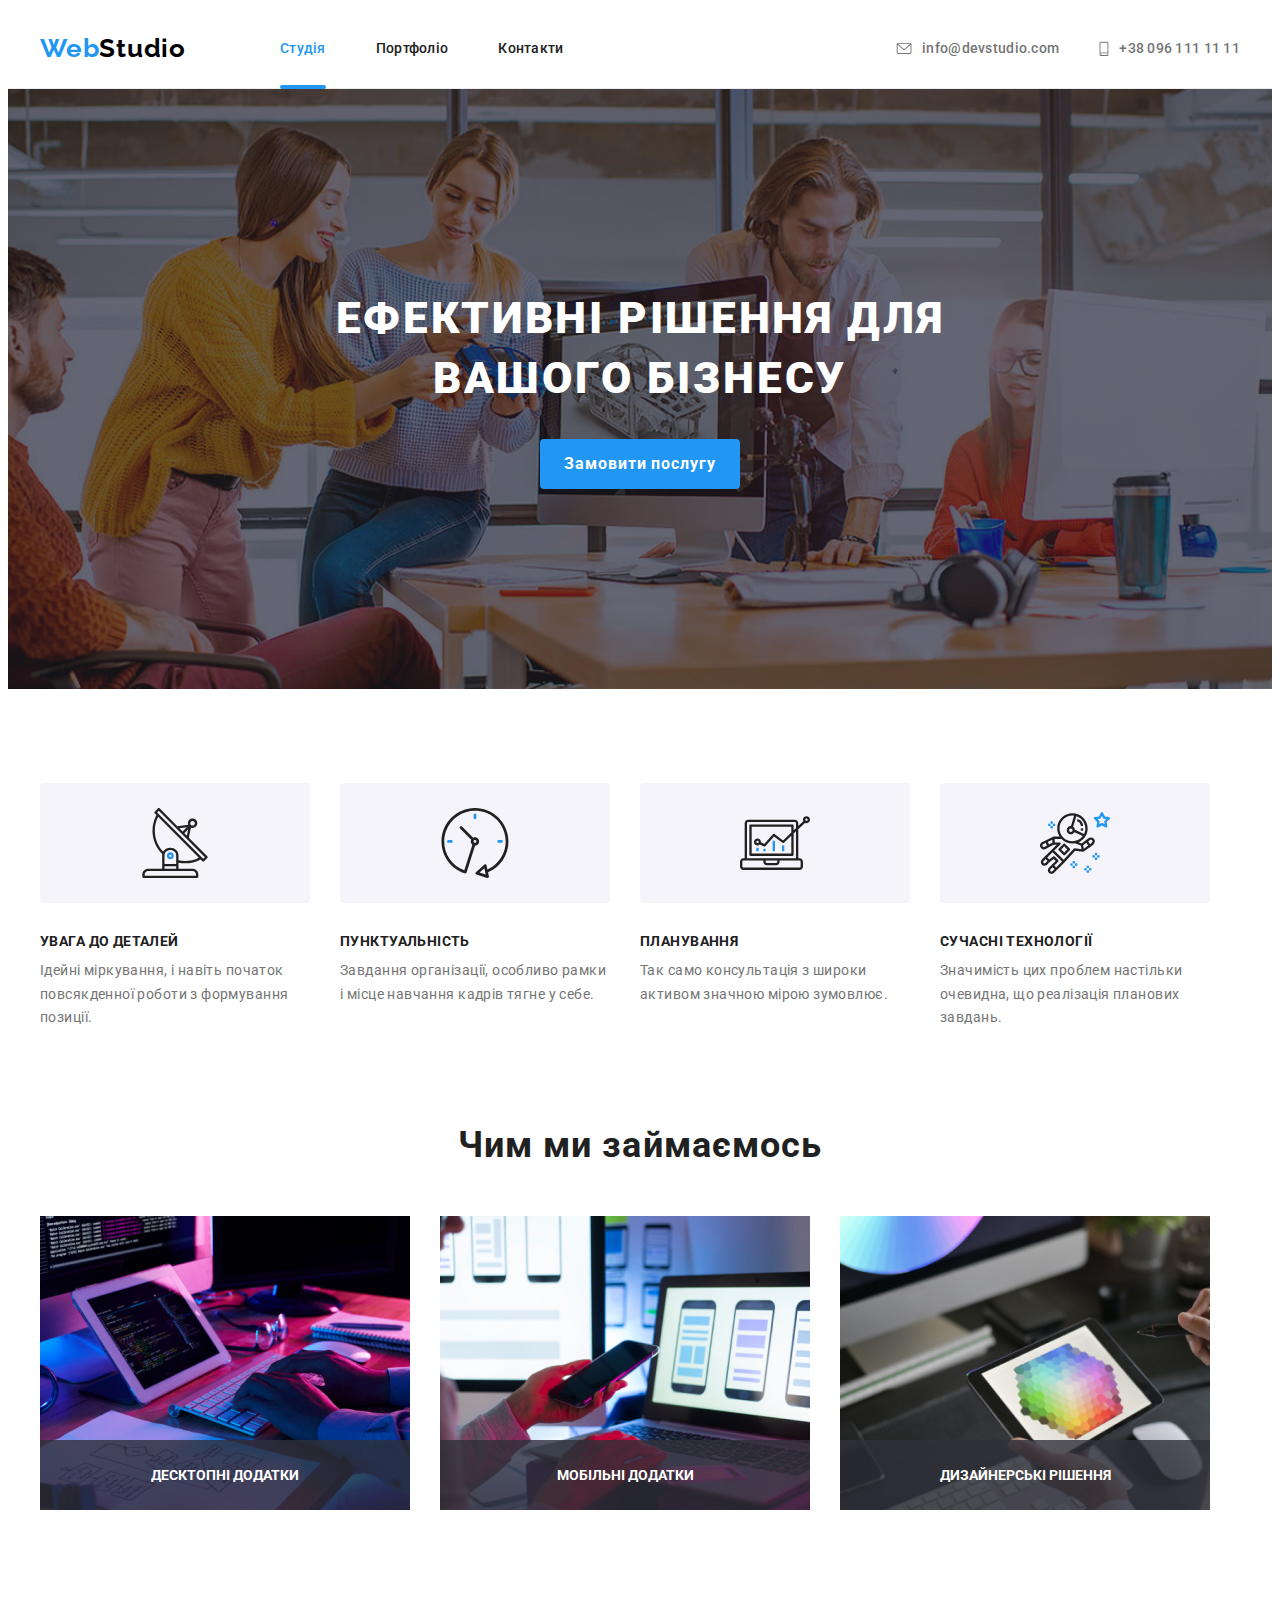
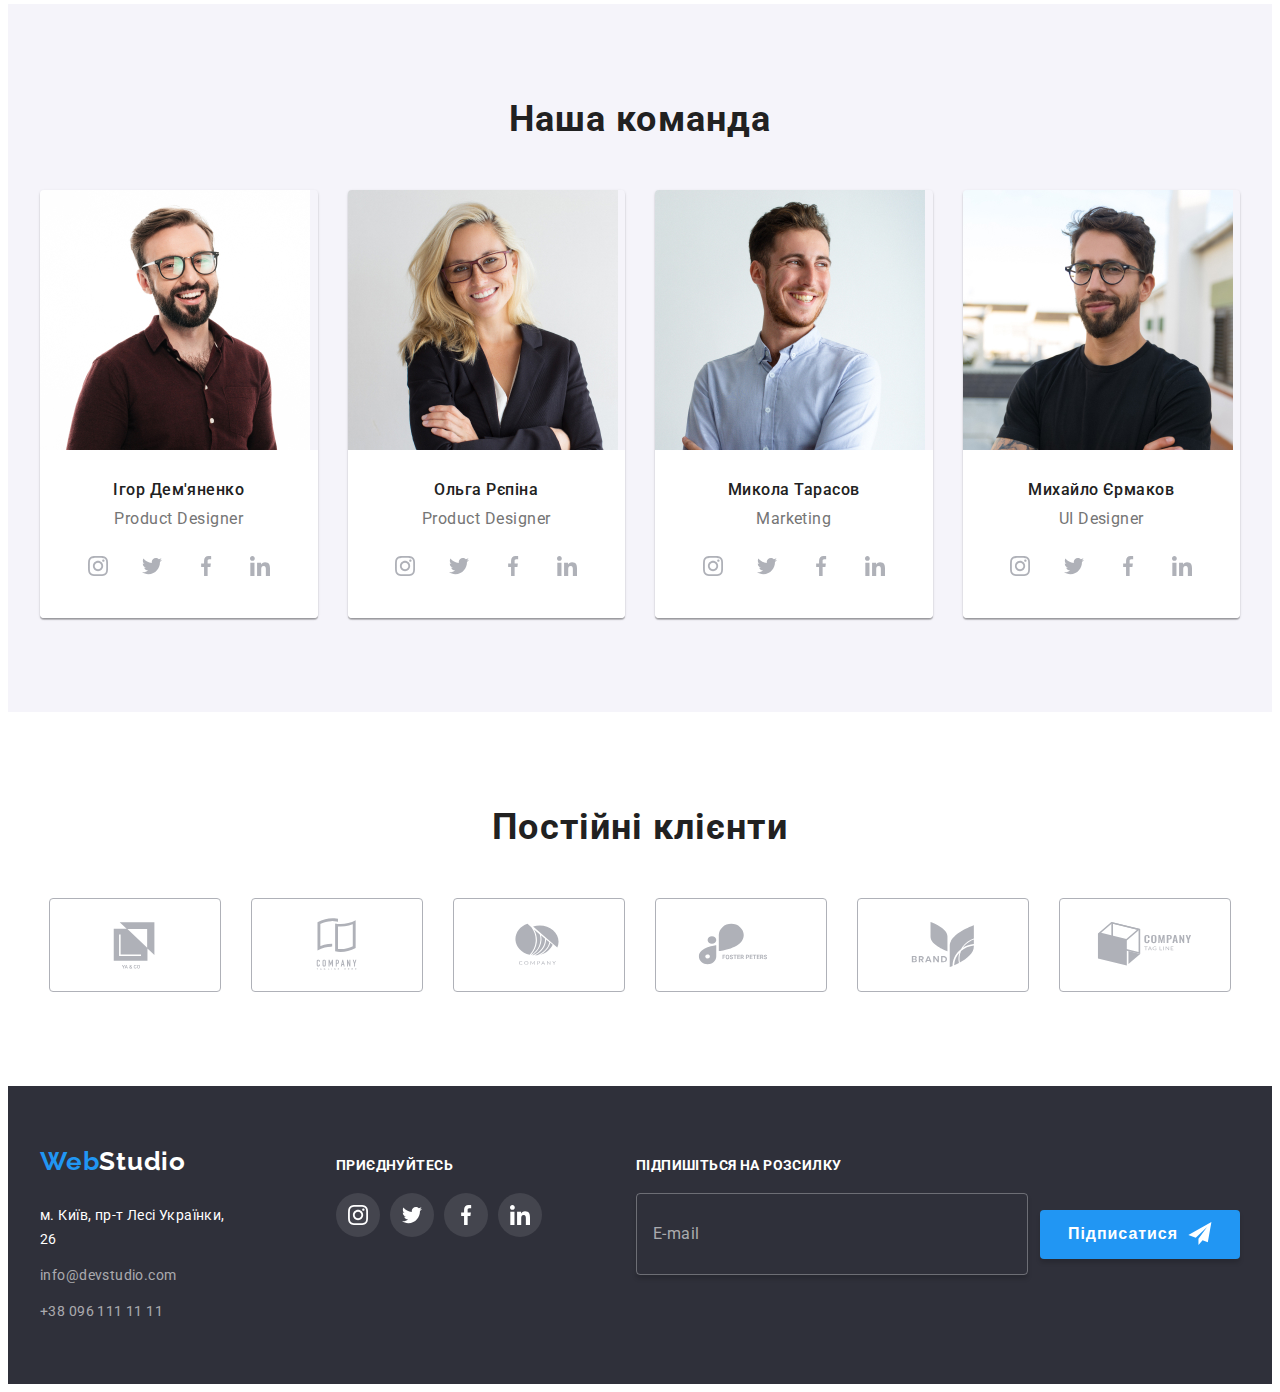
<file: index.html>
<!DOCTYPE html>
<html lang="uk">

<head>
    <meta charset="UTF-8">
    <meta name="viewport" content="width=device-width, initial-scale=1.0">
    <title>WebStudio</title>
    <link rel="preconnect" href="https://fonts.googleapis.com">
    <link rel="preconnect" href="https://fonts.gstatic.com" crossorigin>
    <link
        href="https://fonts.googleapis.com/css2?family=Raleway:wght@700&family=Roboto:wght@400;500;700;900&display=swap"
        rel="stylesheet">
    <link rel="stylesheet" href="https://cdnjs.cloudflare.com/ajax/libs/modern-normalize/2.0.0/modern-normalize.min.css"
        integrity="sha512-4xo8blKMVCiXpTaLzQSLSw3KFOVPWhm/TRtuPVc4WG6kUgjH6J03IBuG7JZPkcWMxJ5huwaBpOpnwYElP/m6wg=="
        crossorigin="anonymous" referrerpolicy="no-referrer" />
    <link rel="stylesheet" href="./css/main.min.css" />
</head>

<body>



    <!-- Header -->
    <header class="header">
        <div class="container navigatoin">
            <nav class="nav">
                <a href="index.html" rel="_self" class="link logo">Web<span class="logo__black">Studio</span></a>
                <ul class="list nav-list">
                    <li class="nav__item"> <a href="index.html" class="nav-list__link link current">Студія</a> </li>
                    <li class="nav__item"> <a href="portfolio.html" rel="_self"
                            class="nav-list__link link">Портфоліо</a> </li>
                    <li class="nav__item"> <a href="" class="nav-list__link link">Контакти</a> </li>
                </ul>
            </nav>
            <ul class="contact-list list">
                <li class="contact__mail">
                    <a href=" mailto:info@devstudio.com" class="contact link">
                        <svg class="contact__icon" width="16" height="12">
                            <use href="./images/sprite.svg#icon-mail"></use>
                        </svg>
                        info@devstudio.com</a>
                </li>
                <li class="contact__tel">
                    <a href="tel:+380961111111" class="contact link">
                        <svg class="contact__icon" width="10" height="15">
                            <use href="./images/sprite.svg#icon-phone"></use>
                        </svg>
                        +38 096 111 11 11</a>
                </li>
            </ul>
        </div>
    </header>
    <main>

        <!-- Hero -->
        <section class="hero">
            <div class="container">
                <h1 class="main-tilte">Ефективні рішення для вашого бізнесу</h1>
                <div class="main-btn">
                    <button type="button" class="hero__btn" data-modal-open>Замовити послугу</button>
                    <div class="backdrop is-hidden" data-modal>
                        <div class="modal">
                            <button type="button" class="modal__close-btn" data-modal-close>
                                <svg class="close-btn__svg" width="18" height="18">
                                    <use href="./images/sprite.svg#icon-close-btn"></use>
                                </svg>
                            </button>
                            <div class="modal__fill">
                                <p class="modal__text">Залиште свої дані, ми вам передзвонимо</p>
                                <form name="modal-form">
                                    <label class="modal__label" for="user_name">
                                        <span class="label">Ім'я</span>
                                        <input class="modal__input" type="text" name="modal-name" id="user_name"
                                            required title="Введіть, будь ласка, ім'я користувача.">
                                        <svg class="modal__icon" width="18" height="18">
                                            <use href="./images/sprite.svg#icon-person-black"></use>
                                        </svg>
                                    </label>
                                    <label class="modal__label" for="phone_number">
                                        <span class="label">Телефон</span>
                                        <input class="modal__input" type="tel" name="modal-number" id="phone_number"
                                            required title="Введіть, будь ласка, номер телефону користувача">
                                        <svg class="modal__icon" width="18" height="18">
                                            <use href="./images/sprite.svg#icon-phone-black"></use>
                                        </svg>
                                    </label>
                                    <label class="modal__label" for="user_email">
                                        <span class="label">Пошта</span>
                                        <input class="modal__input" type="email" name="modal-email" id="user_email"
                                            required title="Введіть, будь ласка, адресу електронної пошти">
                                        <svg class="modal__icon" width="18" height="18">
                                            <use href="./images/sprite.svg#icon-email-black"></use>
                                        </svg>
                                    </label>
                                    <label class="comment" for="text">
                                        <span class="label">Коментар</span>
                                        <textarea class="comment__text" name="comment" id="text" rows="5"
                                            placeholder="Введіть текст"></textarea>
                                    </label>
                                    <!-- checkbox -->
                                    <label class="modal__checkbox" for="checkbox">
                                        <input class="checkbox visually-hidden" type="checkbox" id="checkbox" required
                                            tabindex="-1">
                                        <span class="modal__checkbox--custom" tabindex="0" role="checkbox"
                                            aria-checked="false" aria-labelledby="chk-label" id="chk-label">
                                            <svg class="checkbox__icon--check" width="11" height="8">
                                                <use href="./images/sprite.svg#icon-check"></use>
                                            </svg>
                                        </span>
                                        <span class="agree">Погоджуюся з розсилкою та приймаю <a class="agree__link"
                                                href="">Умови договору</a></span>
                                    </label>
                                    <button class="submit-btn" type="submit">Відправити</button>
                                </form>
                            </div>

                        </div>
                    </div>
                </div>
            </div>
        </section>

        <!-- Peculiarities -->
        <section class="peculiarities">
            <div class="container">
                <h2 class="visually-hidden">Особливості</h2>
                <ul class="pec-list list">
                    <li class="peculiarities__item">
                        <div class="pec-item__icon">
                            <svg class="pec__icon" width="70" height="70">
                                <use href="./images/sprite.svg#icon-antenna"></use>
                            </svg>
                        </div>
                        <h3 class="third-title">Увага до деталей</h3>
                        <p class="peculiarities__text">
                            Ідейні міркування, і навіть початок повсякденної роботи з формування позиції.
                        </p>
                    </li>
                    <li class="peculiarities__item">
                        <div class="pec-item__icon">
                            <svg class="pec__icon" width="70" height="70">
                                <use href="./images/sprite.svg#icon-clock"></use>
                            </svg>
                        </div>
                        <h3 class="third-title">Пунктуальність</h3>
                        <p class="peculiarities__text">
                            Завдання організації, особливо рамки і місце навчання кадрів тягне у себе.
                        </p>
                    </li>
                    <li class="peculiarities__item">
                        <div class="pec-item__icon">
                            <svg class="pec__icon" width="70" height="70">
                                <use href="./images/sprite.svg#icon-diagram"></use>
                            </svg>
                        </div>
                        <h3 class="third-title">Планування</h3>
                        <p class="peculiarities__text">
                            Так само консультація з широки активом значною мірою зумовлює.
                        </p>
                    </li>
                    <li class="peculiarities__item">
                        <div class="pec-item__icon">
                            <svg class="pec__icon" width="70" height="70">
                                <use href="./images/sprite.svg#icon-astronaut"></use>
                            </svg>
                        </div>
                        <h3 class="third-title">Сучасні технології</h3>
                        <p class="peculiarities__text">
                            Значимість цих проблем настільки очевидна, що реалізація планових завдань.
                        </p>
                    </li>
                </ul>
            </div>
        </section>

        <!--What do we do-->
        <section class="job">
            <div class="container">
                <h2 class="secondary-title">Чим ми займаємось</h2>
                <ul class="job-list list">
                    <li class="job-list__item">
                        <div class="img-thumb">
                            <img src="images/job-section/1.jpg" alt="hand on keyboard" width="370" height="294">
                            <p class="item__description">Десктопні додатки</p>
                        </div>
                    </li>
                    <li class="job-list__item">
                        <div class="img-thumb">
                            <img src="images/job-section/2.jpg" alt="phone in hand" width="370" height="294">
                            <p class="item__description">Мобільні додатки</p>
                        </div>
                    </li>
                    <li class="job-list__item">
                        <div class="img-thumb">
                            <img src="images/job-section/3.jpg" alt="color palette" width="370" height="294">
                            <p class="item__description">Дизайнерські рішення</p>
                        </div>
                    </li>
                </ul>
            </div>
        </section>

        <!--Our team-->
        <section class="team">
            <div class="container">
                <h2 class="team__title secondary-title">Наша команда</h2>
                <ul class="team-list list">
                    <li class="team__item">
                        <img src="images/team-photo/igor.jpg" alt="Product Designer" width="270" height="260">
                        <div class="about">
                            <h3 class="about__name">Ігор Дем'яненко</h3>
                            <p class="about__position">Product Designer</p>
                            <ul class="socials list">
                                <li class="socials__item">
                                    <a class="socials__link link" href="" target="_blank" rel="noopener noreferrer"
                                        aria-label="іконка instagram">
                                        <svg class="socials__icon" width="20" height="20">
                                            <use href="./images/sprite.svg#icon-instagram"></use>
                                        </svg>
                                    </a>
                                </li>
                                <li class="socials__item">
                                    <a class="socials__link link" href="" target="_blank" rel="noopener noreferrer"
                                        aria-label="іконка twitter">
                                        <svg class="socials__icon" width="20" height="20">
                                            <use href="./images/sprite.svg#icon-twitter"></use>
                                        </svg>
                                    </a>
                                </li>
                                <li class="socials__item">
                                    <a class="socials__link link" href="" target="_blank" rel="noopener noreferrer"
                                        aria-label="іконка facebook">
                                        <svg class="socials__icon" width="20" height="20">
                                            <use href="./images/sprite.svg#icon-facebook"></use>
                                        </svg>
                                    </a>
                                </li>
                                <li class="socials__item">
                                    <a class="socials__link link" href="" target="_blank" rel="noopener noreferrer"
                                        aria-label="іконка linkedin">
                                        <svg class="socials__icon" width="20" height="20">
                                            <use href="./images/sprite.svg#icon-linkedin"></use>
                                        </svg>
                                    </a>
                                </li>
                            </ul>
                        </div>
                    </li>

                    <li class="team__item">
                        <img src="images/team-photo/olga.jpg" alt="Frontend Developer" width="270" height="260">
                        <div class="about">
                            <h3 class="about__name">Ольга Рєпіна</h3>
                            <p class="about__position">Product Designer</p>
                            <ul class="socials list">
                                <li class="socials__item">
                                    <a class="socials__link link" href="" target="_blank" rel="noopener noreferrer"
                                        aria-label="іконка instagram">
                                        <svg class="socials__icon" width="20" height="20">
                                            <use href="./images/sprite.svg#icon-instagram"></use>
                                        </svg>
                                    </a>
                                </li>
                                <li class="socials__item">
                                    <a class="socials__link link" href="" target="_blank" rel="noopener noreferrer"
                                        aria-label="іконка twitter">
                                        <svg class="socials__icon" width="20" height="20">
                                            <use href="./images/sprite.svg#icon-twitter"></use>
                                        </svg>
                                    </a>
                                </li>
                                <li class="socials__item">
                                    <a class="socials__link link" href="" target="_blank" rel="noopener noreferrer"
                                        aria-label="іконка facebook">
                                        <svg class="socials__icon" width="20" height="20">
                                            <use href="./images/sprite.svg#icon-facebook"></use>
                                        </svg>
                                    </a>
                                </li>
                                <li class="socials__item">
                                    <a class="socials__link link" href="" target="_blank" rel="noopener noreferrer"
                                        aria-label="іконка linkedin">
                                        <svg class="socials__icon" width="20" height="20">
                                            <use href="./images/sprite.svg#icon-linkedin"></use>
                                        </svg>
                                    </a>
                                </li>
                            </ul>
                        </div>
                    </li>

                    <li class="team__item">
                        <img src="images/team-photo/mikola.jpg" alt="Marketing" width="270" height="260">
                        <div class="about">
                            <h3 class="about__name">Микола Тарасов</h3>
                            <p class="about__position">Marketing</p>
                            <ul class="socials list">
                                <li class="socials__item">
                                    <a class="socials__link link" href="" target="_blank" rel="noopener noreferrer"
                                        aria-label="іконка instagram">
                                        <svg class="socials__icon" width="20" height="20">
                                            <use href="./images/sprite.svg#icon-instagram"></use>
                                        </svg>
                                    </a>
                                </li>
                                <li class="socials__item">
                                    <a class="socials__link link" href="" target="_blank" rel="noopener noreferrer"
                                        aria-label="іконка twitter">
                                        <svg class="socials__icon" width="20" height="20">
                                            <use href="./images/sprite.svg#icon-twitter"></use>
                                        </svg>
                                    </a>
                                </li>
                                <li class="socials__item">
                                    <a class="socials__link link" href="" target="_blank" rel="noopener noreferrer"
                                        aria-label="іконка facebook">
                                        <svg class="socials__icon" width="20" height="20">
                                            <use href="./images/sprite.svg#icon-facebook"></use>
                                        </svg>
                                    </a>
                                </li>
                                <li class="socials__item">
                                    <a class="socials__link link" href="" target="_blank" rel="noopener noreferrer"
                                        aria-label="іконка linkedin">
                                        <svg class="socials__icon" width="20" height="20">
                                            <use href="./images/sprite.svg#icon-linkedin"></use>
                                        </svg>
                                    </a>
                                </li>
                            </ul>
                        </div>
                    </li>

                    <li class="team__item">
                        <img src="images/team-photo/mihailo.jpg" alt="UI Designer" width="270" height="260">
                        <div class="about">
                            <h3 class="about__name">Михайло Єрмаков</h3>
                            <p class="about__position">UI Designer</p>
                            <ul class="socials list">
                                <li class="socials__item">
                                    <a class="socials__link link" href="" target="_blank" rel="noopener noreferrer"
                                        aria-label="іконка instagram">
                                        <svg class="socials__icon" width="20" height="20">
                                            <use href="./images/sprite.svg#icon-instagram"></use>
                                        </svg>
                                    </a>
                                </li>
                                <li class="socials__item">
                                    <a class="socials__link link" href="" target="_blank" rel="noopener noreferrer"
                                        aria-label="іконка twitter">
                                        <svg class="socials__icon" width="20" height="20">
                                            <use href="./images/sprite.svg#icon-twitter"></use>
                                        </svg>
                                    </a>
                                </li>
                                <li class="socials__item">
                                    <a class="socials__link link" href="" target="_blank" rel="noopener noreferrer"
                                        aria-label="іконка facebook">
                                        <svg class="socials__icon" width="20" height="20">
                                            <use href="./images/sprite.svg#icon-facebook"></use>
                                        </svg>
                                    </a>
                                </li>
                                <li class="socials__item">
                                    <a class="socials__link link" href="" target="_blank" rel="noopener noreferrer"
                                        aria-label="іконка linkedin">
                                        <svg class="socials__icon" width="20" height="20">
                                            <use href="./images/sprite.svg#icon-linkedin"></use>
                                        </svg>
                                    </a>
                                </li>
                            </ul>

                        </div>
                    </li>
                </ul>
            </div>
        </section>

        <!-- Regular clients -->
        <section class="clients">
            <div class="container">
                <h2 class="secondary-title">Постійні клієнти</h2>
                <ul class="clients-list list">
                    <li class="clients__item">
                        <a class="clients__link link" href="" target="_blank" rel="noopener noreferrer"
                            aria-label="Компанія 1">
                            <svg class="clients__icon" width="106" height="60">
                                <use href="./images/sprite.svg#icon-logo-1"></use>
                            </svg></a>
                    </li>
                    <li class="clients__item">
                        <a class="clients__link link" href="" target="_blank" rel="noopener noreferrer"
                            aria-label="Компанія 2">
                            <svg class="clients__icon" width="106" height="60">
                                <use href="./images/sprite.svg#icon-logo-2"></use>
                            </svg></a>
                    </li>
                    <li class="clients__item">
                        <a class="clients__link link" href="" target="_blank" rel="noopener noreferrer"
                            aria-label="Компанія 3">
                            <svg class="clients__icon" width="106" height="60">
                                <use href="./images/sprite.svg#icon-logo-3"></use>
                            </svg></a>
                    </li>
                    <li class="clients__item">
                        <a class="clients__link link" href="" target="_blank" rel="noopener noreferrer"
                            aria-label="Компанія 4">
                            <svg class="clients__icon" width="106" height="60">
                                <use href="./images/sprite.svg#icon-logo-4"></use>
                            </svg></a>
                    </li>
                    <li class="clients__item">
                        <a class="clients__link link" href="" target="_blank" rel="noopener noreferrer"
                            aria-label="Компанія 5">
                            <svg class="clients__icon" width="106" height="60">
                                <use href="./images/sprite.svg#icon-logo-5"></use>
                            </svg></a>
                    </li>
                    <li class="clients__item">
                        <a class="clients__link link" href="" target="_blank" rel="noopener noreferrer"
                            aria-label="Компанія 6">
                            <svg class="clients__icon" width="106" height="60">
                                <use href="./images/sprite.svg#icon-logo-6"></use>
                            </svg></a>
                    </li>
                </ul>
            </div>
        </section>
    </main>

    <!--Footer-->
    <footer class="footer">
        <div class="container footer__container">
            <div class="">
                <a href="index.html" rel="_self" class="link logo">Web<span class="logo__white">Studio</span></a>
                <address class="address">
                    <ul class="address-list list">
                        <li class="address__item">
                            <a class="address__link link" href="https://goo.gl/maps/TfK9JgmZnGoNyCuA9" target="_blank"
                                rel="noopener noreferrer">м. Київ, пр-т Лесі Українки, 26</a>
                        </li>
                        <li class="address__item">
                            <a class="address-cont__link link" href="mailto:info@devstudio.com">info@devstudio.com</a>
                        </li>
                        <li class="address__item">
                            <a class="address-cont__link link" href="tel:+380961111111">+38 096 111 11 11</a>
                        </li>
                    </ul>
                </address>
            </div>
            <div class="socials-box">
                <h3 class="socials-box__title third-title">Приєднуйтесь</h3>
                <ul class="socials__list--dark list">
                    <li class="socials__item--dark">
                        <a class="socials__link--dark link" href="" target="_blank" rel="noopener noreferrer"
                            aria-label="іконка instagram">
                            <svg class="socials__icon--dark" width="20" height="20">
                                <use href="./images/sprite.svg#icon-instagram"></use>
                            </svg>
                        </a>
                    </li>
                    <li class="sociali__item--dark">
                        <a class="socials__link--dark link" href="" target="_blank" rel="noopener noreferrer"
                            aria-label="іконка twitter">
                            <svg class="socials__icon--dark" width="20" height="20">
                                <use href="./images/sprite.svg#icon-twitter"></use>
                            </svg>
                        </a>
                    </li>
                    <li class="sociali__item--dark">
                        <a class="socials__link--dark link" href="" target="_blank" rel="noopener noreferrer"
                            aria-label="іконка facebook">
                            <svg class="socials__icon--dark" width="20" height="20">
                                <use href="./images/sprite.svg#icon-facebook"></use>
                            </svg>
                        </a>
                    </li>
                    <li class="sociali__item--dark">
                        <a class="socials__link--dark link" href="" target="_blank" rel="noopener noreferrer"
                            aria-label="іконка linkedin">
                            <svg class="socials__icon--dark" width="20" height="20">
                                <use href="./images/sprite.svg#icon-linkedin"></use>
                            </svg>
                        </a>
                    </li>
                </ul>
            </div>
            <div class="subscribe">
                <h3 class="subscribe__title third-title">Підпишіться на розсилку</h3>
                <form class="subscribe__form">
                    <input class="subscribe__email" type="email" name="footer-email" id="footer_email"
                        placeholder="E-mail" required>
                    <button class="subscribe__btn" type="submit">Підписатися
                        <svg class="subscribe__icon" width="24" height="24">
                            <use href="./images/sprite.svg#icon-send"></use>
                        </svg>
                    </button>
                </form>
            </div>
        </div>
    </footer>
    <script src="./js/modal.js"></script>
</body>

</html>
</file>
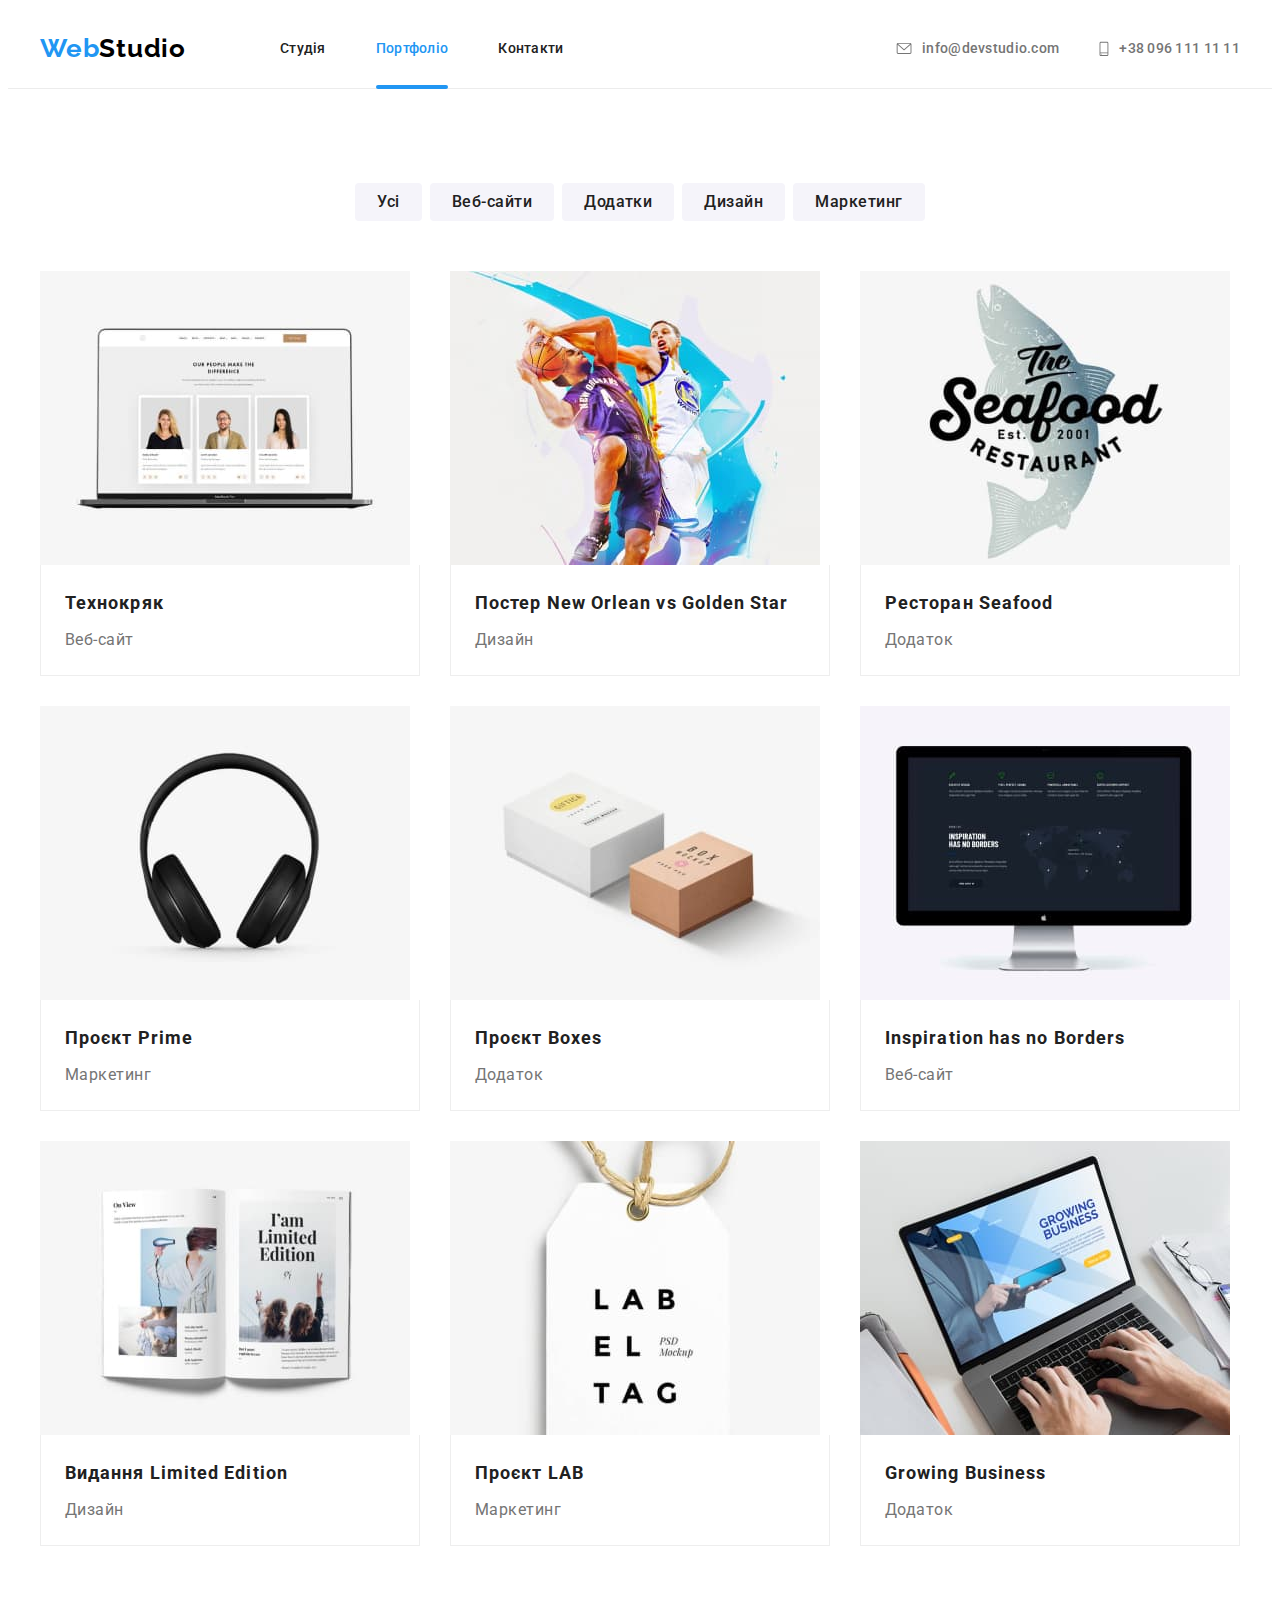
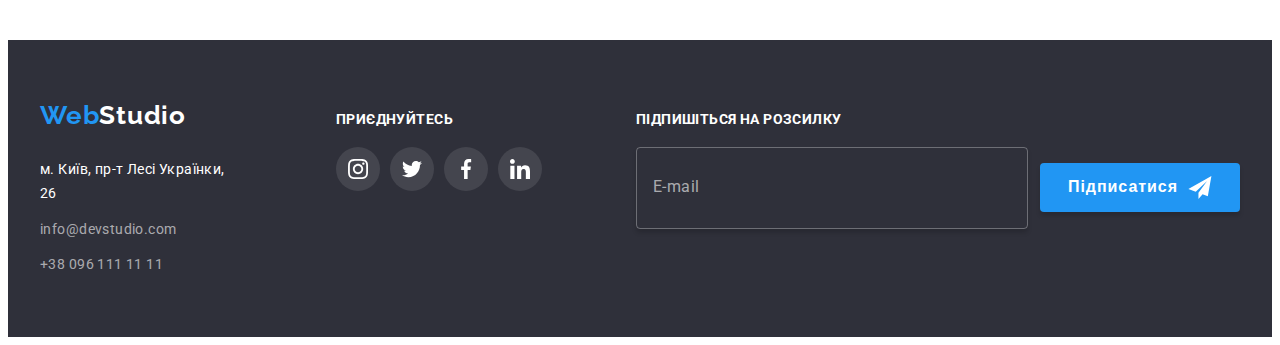
<file: portfolio.html>
<!DOCTYPE html>
<html lang="uk">

<head>
    <meta charset="UTF-8">
    <meta name="viewport" content="width=device-width, initial-scale=1.0">
    <title>Портфоліо</title>
    <link rel="preconnect" href="https://fonts.googleapis.com">
    <link rel="preconnect" href="https://fonts.gstatic.com" crossorigin>
    <link
        href="https://fonts.googleapis.com/css2?family=Raleway:wght@700&family=Roboto:wght@400;500;700;900&display=swap"
        rel="stylesheet">
    <link rel="stylesheet" href="https://cdnjs.cloudflare.com/ajax/libs/modern-normalize/2.0.0/modern-normalize.min.css"
        integrity="sha512-4xo8blKMVCiXpTaLzQSLSw3KFOVPWhm/TRtuPVc4WG6kUgjH6J03IBuG7JZPkcWMxJ5huwaBpOpnwYElP/m6wg=="
        crossorigin="anonymous" referrerpolicy="no-referrer" />
    <link rel="stylesheet" href="./css/main.min.css" />
</head>

<body>
    <!-- Header -->
    <header class="header">
        <div class="container navigatoin">
            <nav class="nav">
                <a href="index.html" rel="_self" class="link logo">Web<span class="logo__black">Studio</span></a>
                <ul class="list nav-list">
                    <li class="nav__item"> <a href="index.html" class="nav-list__link link">Студія</a> </li>
                    <li class="nav__item"> <a href="portfolio.html" rel="_self" class="nav-list__link link current">Портфоліо</a>
                    </li>
                    <li class="nav__item"> <a href="" class="nav-list__link link">Контакти</a> </li>
                </ul>
            </nav>
            <ul class="contact-list list">
                <li class="contact__mail">
                    <a href=" mailto:info@devstudio.com" class="contact link">
                        <svg class="contact__icon" width="16" height="12">
                            <use href="./images/sprite.svg#icon-mail"></use>
                        </svg>
                        info@devstudio.com</a>
                </li>
                <li class="contact__tel">
                    <a href="tel:+380961111111" class="contact link">
                        <svg class="contact__icon" width="10" height="15">
                            <use href="./images/sprite.svg#icon-phone"></use>
                        </svg>
                        +38 096 111 11 11</a>
                </li>
            </ul>
        </div>
    </header>
    <main>

            <section class="portfolio">
                <div class="container">
                    <h1 class="portfolio__title">Наші роботи</h1>

                <!--Filter-->
                <ul class="filter-list list">
                    <li class="filter__item">
                        <button type="button" class="filter__btn">Усі</button>
                    </li>
                    <li class="filter__item">
                        <button type="button" class="filter__btn">Веб-сайти</button>
                    </li>
                    <li class="filter__item">
                        <button type="button" class="filter__btn">Додатки</button>
                    </li>
                    <li class="filter__item">
                        <button type="button" class="filter__btn">Дизайн</button>
                    </li>
                    <li class="filter__item">
                        <button type="button" class="filter__btn">Маркетинг</button>
                    </li>
                </ul>

                <!--Our work-->
                <ul class="work list">
                    <li class="work__item">
                        <a class="work__link link" href="">
                            <div class="card-thumb">
                                <div class="overlay">
                                        <p class="overlay__text">Ресурс пропонує комплексні пропозиції з різним рівнем функціоналу та сервісів. Все це дозволить відвідувачу отримати
                                        вичерпні відомості про компанію чи приватну особу.</p>
                                    </div>
                                    <img class="work__img" src="images/portfolio/tehnokriak.jpg" alt="vebsite" width="370" height="294">
                            </div>
                            <div class="work__name">
                                <h2 class="work__title">Технокряк</h2>
                                <p class="type__work">Веб-сайт</p>
                            </div>
                        </a>
                    </li>

                    <li class="work__item">
                        <a class="work__link link" href="">
                            <div class="card-thumb">
                                <div class="overlay">
                                        <p class="overlay__text">Ресурс пропонує комплексні пропозиції з різним рівнем функціоналу та сервісів. Все це дозволить відвідувачу отримати
                                        вичерпні відомості про компанію чи приватну особу.</p>
                                    </div>
                                <img class="work__img" src="images/portfolio/posret-no-vs-gs.jpg"
                                    alt="basketball team poster" width="370" height="294">
                            </div>
                            <div class="work__name">
                                <h2 class="work__title">Постер New Orlean vs Golden Star</h2>
                                <p class="type__work">Дизайн</p>
                            </div>
                        </a>
                    </li>

                    <li class="work__item">
                        <a class="work__link link" href="">
                            <div class="card-thumb">
                                <div class="overlay">
                                        <p class="overlay__text">Ресурс пропонує комплексні пропозиції з різним рівнем функціоналу та сервісів. Все це дозволить відвідувачу отримати
                                        вичерпні відомості про компанію чи приватну особу.</p>
                                    </div>
                                <img class="work__img" src="images/portfolio/restaurant.jpg" alt="restaurant Seafood"
                                    width="370" height="294">
                            </div>
                            <div class="work__name">
                                <h2 class="work__title">Ресторан Seafood</h2>
                                <p class="type__work">Додаток</p>
                            </div>
                        </a>
                    </li>

                    <li class="work__item">
                        <a class="work__link link" href="">
                            <div class="card-thumb">
                                <div class="overlay">
                                        <p class="overlay__text">Ресурс пропонує комплексні пропозиції з різним рівнем функціоналу та сервісів. Все це дозволить відвідувачу отримати
                                        вичерпні відомості про компанію чи приватну особу.</p>
                                    </div>
                                <img class="work__img" src="images/portfolio/project-prime.jpg" alt="headphone project"
                                    width="370" height="294">
                            </div>
                            <div class="work__name">
                                <h2 class="work__title">Проєкт Prime</h2>
                                <p class="type__work">Маркетинг</p>
                            </div>
                        </a>
                    </li>


                    <li class="work__item">
                        <a class="work__link link" href="">
                            <div class="card-thumb">
                                <div class="overlay">
                                        <p class="overlay__text">Ресурс пропонує комплексні пропозиції з різним рівнем функціоналу та сервісів. Все це дозволить відвідувачу отримати
                                        вичерпні відомості про компанію чи приватну особу.</p>
                                    </div>
                                <img class="work__img" src="images/portfolio/project-boxes.jpg" alt="boxes project"
                                    width="370" height="294">
                            </div>
                            <div class="work__name">
                                <h2 class="work__title">Проєкт Boxes</h2>
                                <p class="type__work">Додаток</p>
                            </div>
                        </a>
                    </li>


                    <li class="work__item">
                        <a class="work__link link" href="">
                            <div class="card-thumb">
                                <div class="overlay">
                                        <p class="overlay__text">Ресурс пропонує комплексні пропозиції з різним рівнем функціоналу та сервісів. Все це дозволить відвідувачу отримати
                                        вичерпні відомості про компанію чи приватну особу.</p>
                                    </div>
                                <img class="work__img" src="images/portfolio/inspiraton.jpg" alt="vebsite" width="370"
                                    height="294">
                            </div>
                            <div class="work__name">
                                <h2 class="work__title">Inspiration has no Borders</h2>
                                <p class="type__work">Веб-сайт</p>
                            </div>
                        </a>
                    </li>

                    <li class="work__item">
                        <a class="work__link link" href="">
                            <div class="card-thumb">
                                <div class="overlay">
                                        <p class="overlay__text">Ресурс пропонує комплексні пропозиції з різним рівнем функціоналу та сервісів. Все це дозволить відвідувачу отримати
                                        вичерпні відомості про компанію чи приватну особу.</p>
                                    </div>
                                <img class="work__img" src="images/portfolio/vidannia-le.jpg" alt="book" width="370"
                                    height="294">
                            </div>
                            <div class="work__name">
                                <h2 class="work__title">Видання Limited Edition</h2>
                                <p class="type__work">Дизайн</p>
                            </div>
                        </a>
                    </li>

                    <li class="work__item">
                        <a class="work__link link" href="">
                            <div class="card-thumb">
                                <div class="overlay">
                                        <p class="overlay__text">Ресурс пропонує комплексні пропозиції з різним рівнем функціоналу та сервісів. Все це дозволить відвідувачу отримати
                                        вичерпні відомості про компанію чи приватну особу.</p>
                                    </div>
                                <img class="work__img" src="images/portfolio/project-lab.jpg" alt="label" width="370"
                                    height="294">
                            </div>
                            <div class="work__name">
                                <h2 class="work__title">Проєкт LAB</h2>
                                <p class="type__work">Маркетинг</p>
                            </div>
                        </a>
                    </li>

                    <li class="work__item">
                        <a class="work__link link" href="">
                            <div class="card-thumb">
                                <div class="overlay">
                                        <p class="overlay__text">Ресурс пропонує комплексні пропозиції з різним рівнем функціоналу та сервісів. Все це дозволить відвідувачу отримати
                                        вичерпні відомості про компанію чи приватну особу.</p>
                                    </div>
                                <img class="work__img" src="images/portfolio/growing-business.jpg" alt="program"
                                    width="370" height="294">
                            </div>
                            <div class="work__name">
                                <h2 class="work__title">Growing Business</h2>
                                <p class="type__work">Додаток</p>
                            </div>
                        </a>
                    </li>
                </ul>
            </div>
        </section>
    </main>

    <!--Footer-->
    <footer class="footer">
        <div class="container footer__container">
            <div class="">
                <a href="index.html" rel="_self" class="link logo">Web<span class="logo__white">Studio</span></a>
                <address class="address">
                    <ul class="address__list list">
                        <li class="address__item">
                            <a class="address__link link" href="https://goo.gl/maps/TfK9JgmZnGoNyCuA9" target="_blank"
                                rel="noopener noreferrer">м. Київ, пр-т Лесі Українки, 26</a>
                        </li>
                        <li class="address__item">
                            <a class="address-cont__link link" href="mailto:info@devstudio.com">info@devstudio.com</a>
                        </li>
                        <li class="address__item">
                            <a class="address-cont__link link" href="tel:+380961111111">+38 096 111 11 11</a>
                        </li>
                    </ul>
                </address>
            </div>
            <div class="socials-box">
                <h3 class="socials-box__title third-title">Приєднуйтесь</h3>
                <ul class="socials__list--dark list">
                    <li class="socials__item--dark">
                        <a class="socials__link--dark link" href="" target="_blank" rel="noopener noreferrer"
                            aria-label="іконка instagram">
                            <svg class="socials__icon--dark" width="20" height="20">
                                <use href="./images/sprite.svg#icon-instagram"></use>
                            </svg>
                        </a>
                    </li>
                    <li class="sociali__item--dark">
                        <a class="socials__link--dark link" href="" target="_blank" rel="noopener noreferrer"
                            aria-label="іконка twitter">
                            <svg class="socials__icon--dark" width="20" height="20">
                                <use href="./images/sprite.svg#icon-twitter"></use>
                            </svg>
                        </a>
                    </li>
                    <li class="sociali__item--dark">
                        <a class="socials__link--dark link" href="" target="_blank" rel="noopener noreferrer"
                            aria-label="іконка facebook">
                            <svg class="socials__icon--dark" width="20" height="20">
                                <use href="./images/sprite.svg#icon-facebook"></use>
                            </svg>
                        </a>
                    </li>
                    <li class="sociali__item--dark">
                        <a class="socials__link--dark link" href="" target="_blank" rel="noopener noreferrer"
                            aria-label="іконка linkedin">
                            <svg class="socials__icon--dark" width="20" height="20">
                                <use href="./images/sprite.svg#icon-linkedin"></use>
                            </svg>
                        </a>
                    </li>
                </ul>
            </div>
            <div class="subscribe">
                <h3 class="subscribe__title third-title">Підпишіться на розсилку</h3>
                <form class="subscribe__form">
                    <input class="subscribe__email" type="email" name="footer-email" id="footer_email" placeholder="E-mail"
                        required>
                    <button class="subscribe__btn" type="submit">Підписатися
                        <svg class="subscribe__icon" width="24" height="24">
                            <use href="./images/sprite.svg#icon-send"></use>
                        </svg>
                    </button>
                </form>
            </div>
        </div>
    </footer>
</body>

</html>
</file>
<file: css/main.min.css>
:root{--accent-color: #2196F3;--main-text-color: #212121;--primary-text-color: #757575;--primary-white-color: #FFFFFF;--main-font-family: "Roboto", sans-serif;--logo-font-family: "Raleway", sans-serif;--team-card-shadow: 0px 2px 1px 0px rgba(0, 0, 0, 0.20), 0px 1px 1px 0px rgba(0, 0, 0, 0.14), 0px 1px 3px 0px rgba(0, 0, 0, 0.12);--filter-buttom-shadow: 0px 2px 2px 0px rgba(0, 0, 0, 0.12), 0px 1px 2px 0px rgba(0, 0, 0, 0.08), 0px 3px 1px 0px rgba(0, 0, 0, 0.10);--primary-translate: 250ms cubic-bezier(0.4, 0, 0.2, 1)}.visually-hidden{position:absolute;width:1px;height:1px;margin:-1px;border:0;padding:0;white-space:nowrap;-webkit-clip-path:inset(100%);clip-path:inset(100%);clip:rect(0 0 0 0);overflow:hidden}body{color:var(--main-text-color);font-family:var(--main-font-family)}.logo{color:var(--accent-color);font-family:var(--logo-font-family);font-size:26px;font-weight:700;line-height:normal;letter-spacing:.78px}.logo__black{color:#000}.logo__white{color:var(--primary-white-color)}.secondary-title{text-align:center;font-size:36px;font-weight:700;line-height:normal;letter-spacing:1.08px}.third-title{font-size:14px;font-weight:700;line-height:normal;letter-spacing:.42px;text-transform:uppercase}h1,h2,h3,h4{margin-bottom:0;margin-top:0}ul{margin-bottom:0;margin-top:0;padding-left:0}p{margin-bottom:0;margin-top:0}img{display:block;max-width:100%;height:auto}address{font-style:normal}.list{list-style:none}.link{text-decoration:none}.container{margin:0;margin-left:auto;margin-right:auto;width:1200px;padding-left:15px;padding-right:15px}.socials{display:-webkit-box;display:-ms-flexbox;display:flex;-webkit-box-align:center;-ms-flex-align:center;align-items:center;-webkit-box-pack:center;-ms-flex-pack:center;justify-content:center;gap:10px}.socials__link{display:-webkit-box;display:-ms-flexbox;display:flex;-webkit-box-align:center;-ms-flex-align:center;align-items:center;-webkit-box-pack:center;-ms-flex-pack:center;justify-content:center;width:44px;height:44px;background-color:var(--primary-white-color);border-radius:50%;-webkit-transition:background-color var(--primary-translate);transition:background-color var(--primary-translate)}.socials__link:hover,.socials__link:focus{background-color:var(--accent-color)}.socials__link--dark{display:-webkit-box;display:-ms-flexbox;display:flex;-webkit-box-align:center;-ms-flex-align:center;align-items:center;-webkit-box-pack:center;-ms-flex-pack:center;justify-content:center;width:44px;height:44px;background-color:rgba(255,255,255,.1);border-radius:50%;-webkit-transition:background-color var(--primary-translate);transition:background-color var(--primary-translate)}.socials__link--dark:hover,.socials__link--dark:focus{background-color:var(--accent-color)}.socials__icon{fill:#afb1b8;-webkit-transition:fill var(--primary-translate);transition:fill var(--primary-translate)}.socials__link:focus .socials__icon,.socials__link:hover .socials__icon{fill:var(--primary-white-color)}.socials__icon--dark{fill:var(--primary-white-color)}.socials-box{margin-left:94px}.socials-box__title{color:var(--primary-white-color);margin-top:0px}.socials__list--dark{display:-webkit-box;display:-ms-flexbox;display:flex;gap:10px;margin-top:20px}.backdrop{z-index:1;position:fixed;top:0;left:0;width:100%;height:100%;background-color:rgba(0,0,0,.2);-webkit-transition:opacity var(--primary-translate),visibility var(--primary-translate),-webkit-transform var(--primary-translate);transition:opacity var(--primary-translate),visibility var(--primary-translate),-webkit-transform var(--primary-translate);transition:opacity var(--primary-translate),visibility var(--primary-translate),transform var(--primary-translate);transition:opacity var(--primary-translate),visibility var(--primary-translate),transform var(--primary-translate),-webkit-transform var(--primary-translate)}.is-hidden{opacity:0;pointer-events:none;visibility:hidden}.modal{position:absolute;top:50%;left:50%;-webkit-transform:translate(-50%, -50%);transform:translate(-50%, -50%);background-color:var(--primary-white-color);width:528px;border-radius:4px;-webkit-transition:opacity 300ms ease-in-out,-webkit-transform 300ms ease-in-out;transition:opacity 300ms ease-in-out,-webkit-transform 300ms ease-in-out;transition:transform 300ms ease-in-out,opacity 300ms ease-in-out;transition:transform 300ms ease-in-out,opacity 300ms ease-in-out,-webkit-transform 300ms ease-in-out}.backdrop.is-hidden .modal{-webkit-transform:translate(-50%, -50%) scale(0.4);transform:translate(-50%, -50%) scale(0.4);opacity:0}.backdrop .modal{-webkit-transform:translate(-50%, -50%) scale(1);transform:translate(-50%, -50%) scale(1);opacity:1}.modal__close-btn{position:absolute;top:8px;right:8px;display:-webkit-box;display:-ms-flexbox;display:flex;-webkit-box-align:center;-ms-flex-align:center;align-items:center;-webkit-box-pack:center;-ms-flex-pack:center;justify-content:center;padding:0;cursor:pointer;border-color:rgba(0,0,0,.1);border-radius:50%;background-color:rgba(0,0,0,0);width:30px;height:30px;-webkit-transition:fill var(--primary-translate);transition:fill var(--primary-translate)}.modal__fill{padding:40px;color:var(--primary-text-color);font-size:12px;font-weight:400;letter-spacing:.12px;margin:0}.modal__text{color:var(--main-text-color);text-align:center;font-family:var(--main-font-family);font-size:20px;font-style:normal;font-weight:700;line-height:normal;letter-spacing:.6px;margin:0;padding:0;margin-bottom:12px}.modal__label{position:relative;display:-webkit-box;display:-ms-flexbox;display:flex;-webkit-box-orient:vertical;-webkit-box-direction:normal;-ms-flex-direction:column;flex-direction:column;color:#757575;font-size:12px;font-weight:400;letter-spacing:.12px;margin-bottom:10px}.modal__input{width:448px;height:40px;padding:0;padding-left:42px;margin:0;border-radius:4px;border:1px solid rgba(33,33,33,.2);-webkit-transition:border var(--primary-translate);transition:border var(--primary-translate);outline:none}.modal__input:hover,.modal__input:focus,.modal__input:active{border-color:var(--accent-color);cursor:pointer}.close-btn__svg{fill:#000;-webkit-transition:fill var(--primary-translate);transition:fill var(--primary-translate)}.close-btn__svg:hover,.close-btn__svg:focus,.close-btn__svg:active{fill:var(--accent-color);-webkit-transition:fill var(--primary-translate);transition:fill var(--primary-translate)}.label{margin-bottom:4px;display:block;font-size:12px}.checkbox-label{display:block;font-size:12px}.comment{display:-webkit-box;display:-ms-flexbox;display:flex;-webkit-box-orient:vertical;-webkit-box-direction:normal;-ms-flex-direction:column;flex-direction:column}.comment::-webkit-input-placeholder{color:rgba(117,117,117,.5);font-family:var(--main-font-family);font-size:12px;font-style:normal;font-weight:400;line-height:normal;letter-spacing:.12px}.comment::-moz-placeholder{color:rgba(117,117,117,.5);font-family:var(--main-font-family);font-size:12px;font-style:normal;font-weight:400;line-height:normal;letter-spacing:.12px}.comment:-ms-input-placeholder{color:rgba(117,117,117,.5);font-family:var(--main-font-family);font-size:12px;font-style:normal;font-weight:400;line-height:normal;letter-spacing:.12px}.comment::-ms-input-placeholder{color:rgba(117,117,117,.5);font-family:var(--main-font-family);font-size:12px;font-style:normal;font-weight:400;line-height:normal;letter-spacing:.12px}.comment::placeholder{color:rgba(117,117,117,.5);font-family:var(--main-font-family);font-size:12px;font-style:normal;font-weight:400;line-height:normal;letter-spacing:.12px}.modal__icon{fill:var(--main-text-color);position:absolute;top:50%;left:12px;bottom:0;display:-webkit-box;display:-ms-flexbox;display:flex;-webkit-transition:fill var(--primary-translate);transition:fill var(--primary-translate)}.modal__input:hover+.modal__icon,.modal__input:focus+.modal__icon,.modal__input:active+.modal__icon{fill:var(--accent-color)}.comment__text{width:448px;height:120px;resize:none;padding:12px 16px;margin:0;border-radius:4px;border:1px solid rgba(33,33,33,.2);color:var(--main-text-color);font-size:14px;-webkit-transition:border-color var(--primary-translate);transition:border-color var(--primary-translate);outline:none}.comment__text:hover,.comment__text:focus,.comment__text:active{border-color:var(--accent-color);cursor:pointer}.agree{font-family:Roboto;font-size:14px;font-style:normal;font-weight:400;line-height:1.7}.agree__link{color:var(--accent-color);font-family:var(--main-font-family);font-size:14px;font-style:normal;font-weight:400;line-height:24px;letter-spacing:.42px;text-decoration-line:underline;-webkit-transition-property:color var(--primary-translate);transition-property:color var(--primary-translate)}.modal__checkbox{display:-webkit-box;display:-ms-flexbox;display:flex;-webkit-box-align:center;-ms-flex-align:center;align-items:center;-webkit-box-pack:center;-ms-flex-pack:center;justify-content:center;gap:8px;margin:20px 0 30px 0;padding:0}.modal__checkbox--custom{width:16px;height:15px;display:-webkit-box;display:-ms-flexbox;display:flex;-webkit-box-align:center;-ms-flex-align:center;align-items:center;-webkit-box-pack:center;-ms-flex-pack:center;justify-content:center;border:2px solid var(--main-text-color);border-radius:2px;-webkit-transition:border-color var(--primary-translate),background-color var(--primary-translate);transition:border-color var(--primary-translate),background-color var(--primary-translate)}.modal__checkbox--custom:hover,.modal__checkbox--custom:focus,.modal__checkbox--custom:active{border-color:var(--accent-color)}.checkbox:checked+.modal__checkbox--custom{background-color:var(--accent-color);border:var(--accent-color)}.checkbox__icon--check{opacity:0;-webkit-transform:opacity var(--primary-translate);transform:opacity var(--primary-translate);fill:var(--primary-white-color)}.checkbox:checked+.modal__checkbox--custom .checkbox__icon--check{opacity:1}.submit-btn{color:var(--primary-white-color);border-radius:4px;border:none;background-color:var(--accent-color);-webkit-box-shadow:0px 4px 4px 0px rgba(0,0,0,.15);box-shadow:0px 4px 4px 0px rgba(0,0,0,.15);padding:10px 52px;text-align:center;font-family:var(--main-font-family);font-size:16px;font-style:normal;font-weight:700;line-height:1.8;letter-spacing:.96px;display:-webkit-box;display:-ms-flexbox;display:flex;-webkit-box-pack:center;-ms-flex-pack:center;justify-content:center;-webkit-box-align:center;-ms-flex-align:center;align-items:center;margin:auto;cursor:pointer;-webkit-transition:background-color var(--primary-translate);transition:background-color var(--primary-translate)}.submit-btn:hover,.submit-btn:active,.submit-btn:focus{background-color:#188ce8;-webkit-box-shadow:0px 4px 4px rgba(0,0,0,.15);box-shadow:0px 4px 4px rgba(0,0,0,.15)}.filter-list{display:-webkit-box;display:-ms-flexbox;display:flex;gap:8px;-webkit-box-pack:center;-ms-flex-pack:center;justify-content:center}.filter__item{display:inline;-webkit-box-align:center;-ms-flex-align:center;align-items:center}.filter__btn{color:var(--main-text-color);text-align:center;font-family:var(--main-font-family);font-size:16px;font-weight:500;line-height:1.62;letter-spacing:.48px;background:#f5f4fa;border:none;cursor:pointer;padding:6px 22px;border-radius:4px;-webkit-transition:color var(--primary-translate),background-color var(--primary-translate),-webkit-box-shadow var(--primary-translate);transition:color var(--primary-translate),background-color var(--primary-translate),-webkit-box-shadow var(--primary-translate);transition:color var(--primary-translate),background-color var(--primary-translate),box-shadow var(--primary-translate);transition:color var(--primary-translate),background-color var(--primary-translate),box-shadow var(--primary-translate),-webkit-box-shadow var(--primary-translate)}.filter__btn:active .filter__btn:focus,.filter__btn:hover{background-color:var(--accent-color);color:var(--primary-white-color);-webkit-box-shadow:var(--filter-buttom-shadow);box-shadow:var(--filter-buttom-shadow)}.overlay{position:absolute;padding:63px 24px;background:rgba(33,150,243,.9);top:1px;left:0;width:100%;height:100%;-webkit-transform:translatey(100%);transform:translatey(100%);-webkit-transition:-webkit-transform var(--primary-translate);transition:-webkit-transform var(--primary-translate);transition:transform var(--primary-translate);transition:transform var(--primary-translate), -webkit-transform var(--primary-translate);-webkit-transition-duration:250ms;transition-duration:250ms}.overlay__text{color:var(--primary-white-color);font-family:var(--main-font-family);font-size:18px;font-style:normal;font-weight:400;line-height:1.55;letter-spacing:.54px}.work__link:hover .overlay{-webkit-transform:translatey(0);transform:translatey(0)}.subscribe{margin-left:94px}.subscribe__title{margin-top:0;margin-bottom:20px;color:var(--primary-white-color)}.subscribe__form{display:-webkit-inline-box;display:-ms-inline-flexbox;display:inline-flex;-webkit-box-align:center;-ms-flex-align:center;align-items:center;-webkit-box-pack:center;-ms-flex-pack:center;justify-content:center;margin:0;padding:0}.subscribe__email{width:358px;height:50px;background:rgba(33,150,243,0);-webkit-box-shadow:0px 4px 4px 0px rgba(0,0,0,.15);box-shadow:0px 4px 4px 0px rgba(0,0,0,.15);border-radius:4px;border:1px solid rgba(255,255,255,.3);padding:15px 16px;color:var(--primary-white-color);-webkit-transition:border var(--primary-translate);transition:border var(--primary-translate);display:-webkit-box;display:-ms-flexbox;display:flex;-webkit-box-align:center;-ms-flex-align:center;align-items:center;margin-right:12px}.subscribe__email::-webkit-input-placeholder{color:rgba(255,255,255,.6);font-family:var(--main-font-family);font-size:16px;font-style:normal;font-weight:400;line-height:1.3;letter-spacing:.48px}.subscribe__email::-moz-placeholder{color:rgba(255,255,255,.6);font-family:var(--main-font-family);font-size:16px;font-style:normal;font-weight:400;line-height:1.3;letter-spacing:.48px}.subscribe__email:-ms-input-placeholder{color:rgba(255,255,255,.6);font-family:var(--main-font-family);font-size:16px;font-style:normal;font-weight:400;line-height:1.3;letter-spacing:.48px}.subscribe__email::-ms-input-placeholder{color:rgba(255,255,255,.6);font-family:var(--main-font-family);font-size:16px;font-style:normal;font-weight:400;line-height:1.3;letter-spacing:.48px}.subscribe__email::placeholder{color:rgba(255,255,255,.6);font-family:var(--main-font-family);font-size:16px;font-style:normal;font-weight:400;line-height:1.3;letter-spacing:.48px}.subscribe__btn{font-size:16px;font-style:normal;font-weight:700;line-height:1.8;letter-spacing:.96px;color:var(--primary-white-color);background-color:var(--accent-color);border-radius:4px;border:none;-webkit-box-shadow:0px 4px 4px 0px rgba(0,0,0,.15);box-shadow:0px 4px 4px 0px rgba(0,0,0,.15);padding:10px 28px;cursor:pointer;display:-webkit-box;display:-ms-flexbox;display:flex;-webkit-box-pack:center;-ms-flex-pack:center;justify-content:center;-webkit-box-align:center;-ms-flex-align:center;align-items:center;gap:10px;fill:var(--primary-white-color);-webkit-transition:background-color var(--primary-translate);transition:background-color var(--primary-translate)}.subscribe__btn:hover,.subscribe__btn:focus,.subscribe__btn:active{background-color:var(--accent-color);-webkit-box-shadow:0px 4px 4px rgba(0,0,0,.15);box-shadow:0px 4px 4px rgba(0,0,0,.15)}.header{padding:0;border-bottom:1px solid #ececec}.navigatoin{display:-webkit-box;display:-ms-flexbox;display:flex;-webkit-box-align:center;-ms-flex-align:center;align-items:center}.nav{display:-webkit-box;display:-ms-flexbox;display:flex;-webkit-box-align:center;-ms-flex-align:center;align-items:center}.nav-list{margin-left:94px;display:-webkit-box;display:-ms-flexbox;display:flex}.nav__item{position:relative}.nav__item:not(:last-child){margin-right:50px}.nav-list__link{color:var(--main-text-color);font-family:var(--main-font-family);font-size:14px;font-weight:500;line-height:normal;letter-spacing:.28px;margin:0;padding-top:32px;padding-bottom:32px;display:block;-webkit-transition:color var(--primary-translate);transition:color var(--primary-translate)}.nav-list__link:focus,.nav-list__link:hover{color:var(--accent-color)}.nav-list__link.current{color:var(--accent-color)}.nav-list__link.current::after{content:"";position:absolute;display:block;width:100%;height:4px;bottom:0;left:0;background-color:var(--accent-color);border-radius:4px;margin-bottom:-1px}.contact-list{display:-webkit-box;display:-ms-flexbox;display:flex;margin-left:auto;gap:40px}.contact{color:var(--primary-text-color);font-size:14px;font-weight:500;line-height:normal;letter-spacing:.28px;display:-webkit-box;display:-ms-flexbox;display:flex;-webkit-box-align:center;-ms-flex-align:center;align-items:center;-webkit-transition:color var(--primary-translate);transition:color var(--primary-translate)}.contact__tel{-webkit-box-align:center;-ms-flex-align:center;align-items:center}.contact:hover,.contact:focus{color:var(--accent-color)}.contact__icon{fill:currentColor;-webkit-box-align:center;-ms-flex-align:center;align-items:center;-ms-flex-line-pack:center;align-content:center;margin-right:10px}.hero{background-color:#2f303a;background-image:-webkit-gradient(linear, left top, right top, from(rgba(47, 48, 58, 0.4)), to(rgba(47, 48, 58, 0.4))),url(../images/bg-hero.png);background-image:linear-gradient(to right, rgba(47, 48, 58, 0.4), rgba(47, 48, 58, 0.4)),url(../images/bg-hero.png);padding-top:200px;padding-bottom:200px;background-repeat:no-repeat;background-position:center;max-width:1600px;margin:0 auto}.main-tilte{color:var(--primary-white-color);text-align:center;font-size:44px;font-weight:900;line-height:1.36;letter-spacing:2.64px;text-transform:uppercase;width:696px;margin-left:auto;margin-right:auto}.main-btn{display:-webkit-box;display:-ms-flexbox;display:flex;-webkit-box-pack:center;-ms-flex-pack:center;justify-content:center;-webkit-box-align:center;-ms-flex-align:center;align-items:center;margin-top:30px}.hero__btn{color:var(--primary-white-color);background-color:var(--accent-color);text-align:center;font-family:var(--main-font-family);font-size:16px;font-weight:700;line-height:1.87;letter-spacing:.96px;border:none;border-radius:4px;cursor:pointer;padding:10px 24px}.hero__btn:active{background-color:#188ce8;padding:10px 32px}.peculiarities{padding-top:94px}.peculiarities__text{color:var(--primary-text-color);font-size:14px;line-height:1.71;letter-spacing:.42px;margin-top:10px}.pec-list{display:-webkit-box;display:-ms-flexbox;display:flex}.peculiarities__item{width:270px}.peculiarities__item:not(:last-child){margin-right:30px}.pec-item__icon{display:-webkit-box;display:-ms-flexbox;display:flex;-webkit-box-align:center;-ms-flex-align:center;align-items:center;-webkit-box-pack:center;-ms-flex-pack:center;justify-content:center;width:270px;height:120px;border-radius:4px;background-color:#f5f4fa;margin-bottom:30px}.pec__icon{--color1: #212121;--color2: #2196f3}.job{padding-top:94px;padding-bottom:94px}.job-list{display:-webkit-box;display:-ms-flexbox;display:flex;margin-top:50px}.job-list__item{display:block}.job-list__item:not(:nth-child(3n)){margin-right:30px}.img-thumb{position:relative;overflow:hidden}.item__description{position:absolute;left:0;right:0;bottom:0;margin:0;padding:27px 0 27px 0;text-transform:uppercase;padding-top:27px;padding-bottom:27px;background-color:rgba(47,48,58,.8);text-align:center;font-size:14px;font-style:normal;font-weight:700;line-height:normal;color:var(--primary-white-color);font-family:var(--main-font-family)}.team{padding-top:94px;padding-bottom:94px;background-color:#f5f4fa}.team__title{margin-bottom:50px}.team__item{-ms-flex-preferred-size:calc(25% - 30px);flex-basis:calc(25% - 30px);margin-left:30px;width:270px;-webkit-box-shadow:var(--team-card-shadow);box-shadow:var(--team-card-shadow);border-radius:4px;overflow:hidden}.team-list{padding:0;margin:0;list-style:none;display:-webkit-box;display:-ms-flexbox;display:flex;-ms-flex-wrap:wrap;flex-wrap:wrap;margin-left:-30px;-webkit-box-pack:center;-ms-flex-pack:center;justify-content:center}.about{background-color:var(--primary-white-color);padding-bottom:30px;padding-top:30px}.about__name{text-align:center;font-size:16px;font-weight:500;line-height:normal;letter-spacing:.48px}.about__position{color:var(--primary-text-color);text-align:center;font-size:16px;line-height:normal;letter-spacing:.48px;margin-top:10px;margin-bottom:16px}.clients{padding-top:94px;padding-bottom:94px}.clients-list{display:-webkit-box;display:-ms-flexbox;display:flex;-webkit-box-align:center;-ms-flex-align:center;align-items:center;-webkit-box-pack:center;-ms-flex-pack:center;justify-content:center;gap:30px;margin-top:50px}.clients__link{display:-webkit-box;display:-ms-flexbox;display:flex;-webkit-box-align:center;-ms-flex-align:center;align-items:center;-webkit-box-pack:center;-ms-flex-pack:center;justify-content:center;width:170px;height:92px;border:1px solid #afb1b8;border-radius:4px;fill:#afb1b8;-webkit-transition:fill var(--primary-translate),border var(--primary-translate);transition:fill var(--primary-translate),border var(--primary-translate)}.clients__link:hover,.clients__link:focus{fill:var(--accent-color);border:1px solid var(--accent-color)}.portfolio{padding-top:94px;padding-bottom:94px}.portfolio__title{display:none}.work{padding:0;margin:0;list-style:none;-webkit-box-pack:center;-ms-flex-pack:center;justify-content:center;margin-top:50px;display:-webkit-box;display:-ms-flexbox;display:flex;gap:30px;-ms-flex-wrap:wrap;flex-wrap:wrap}.work__item{-ms-flex-preferred-size:calc((100% - 60px)/3);flex-basis:calc((100% - 60px)/3)}.work__name{border-left:1px solid #eee;border-bottom:1px solid #eee;border-right:1px solid #eee;background:var(--primary-white-color);padding:20px 24px}.work__title{font-size:18px;font-weight:700;line-height:2;letter-spacing:1.08px;margin-bottom:4px}.work__link{color:var(--main-text-color);display:block;-webkit-transition:-webkit-box-shadow var(--primary-translate);transition:-webkit-box-shadow var(--primary-translate);transition:box-shadow var(--primary-translate);transition:box-shadow var(--primary-translate), -webkit-box-shadow var(--primary-translate);-webkit-transform:translatey(0);transform:translatey(0)}.work__link:hover,.work__link:focus{-webkit-box-shadow:1px 4px 6px 0px rgba(0,0,0,.16),0px 4px 4px 0px rgba(0,0,0,.06),0px 1px 1px 0px rgba(0,0,0,.12);box-shadow:1px 4px 6px 0px rgba(0,0,0,.16),0px 4px 4px 0px rgba(0,0,0,.06),0px 1px 1px 0px rgba(0,0,0,.12)}.card-thumb{position:relative;overflow:hidden}.type__work{color:var(--primary-text-color);font-size:16px;line-height:1.87;letter-spacing:.48px}.footer{background-color:#2f303a;padding-top:60px;padding-bottom:60px}.footer__container{display:-webkit-box;display:-ms-flexbox;display:flex;-webkit-box-align:baseline;-ms-flex-align:baseline;align-items:baseline}.address{margin-top:28px}.address__item{width:100%}.address__item:not(:last-child){margin-bottom:12px}.address__link{color:var(--primary-white-color);font-family:var(--main-font-family);font-size:14px;line-height:1.71;letter-spacing:.42px}.address-cont__link{color:rgba(255,255,255,.6);font-family:var(--main-font-family);font-size:14px;line-height:1.71;letter-spacing:.42px}/*# sourceMappingURL=main.min.css.map */
</file>
